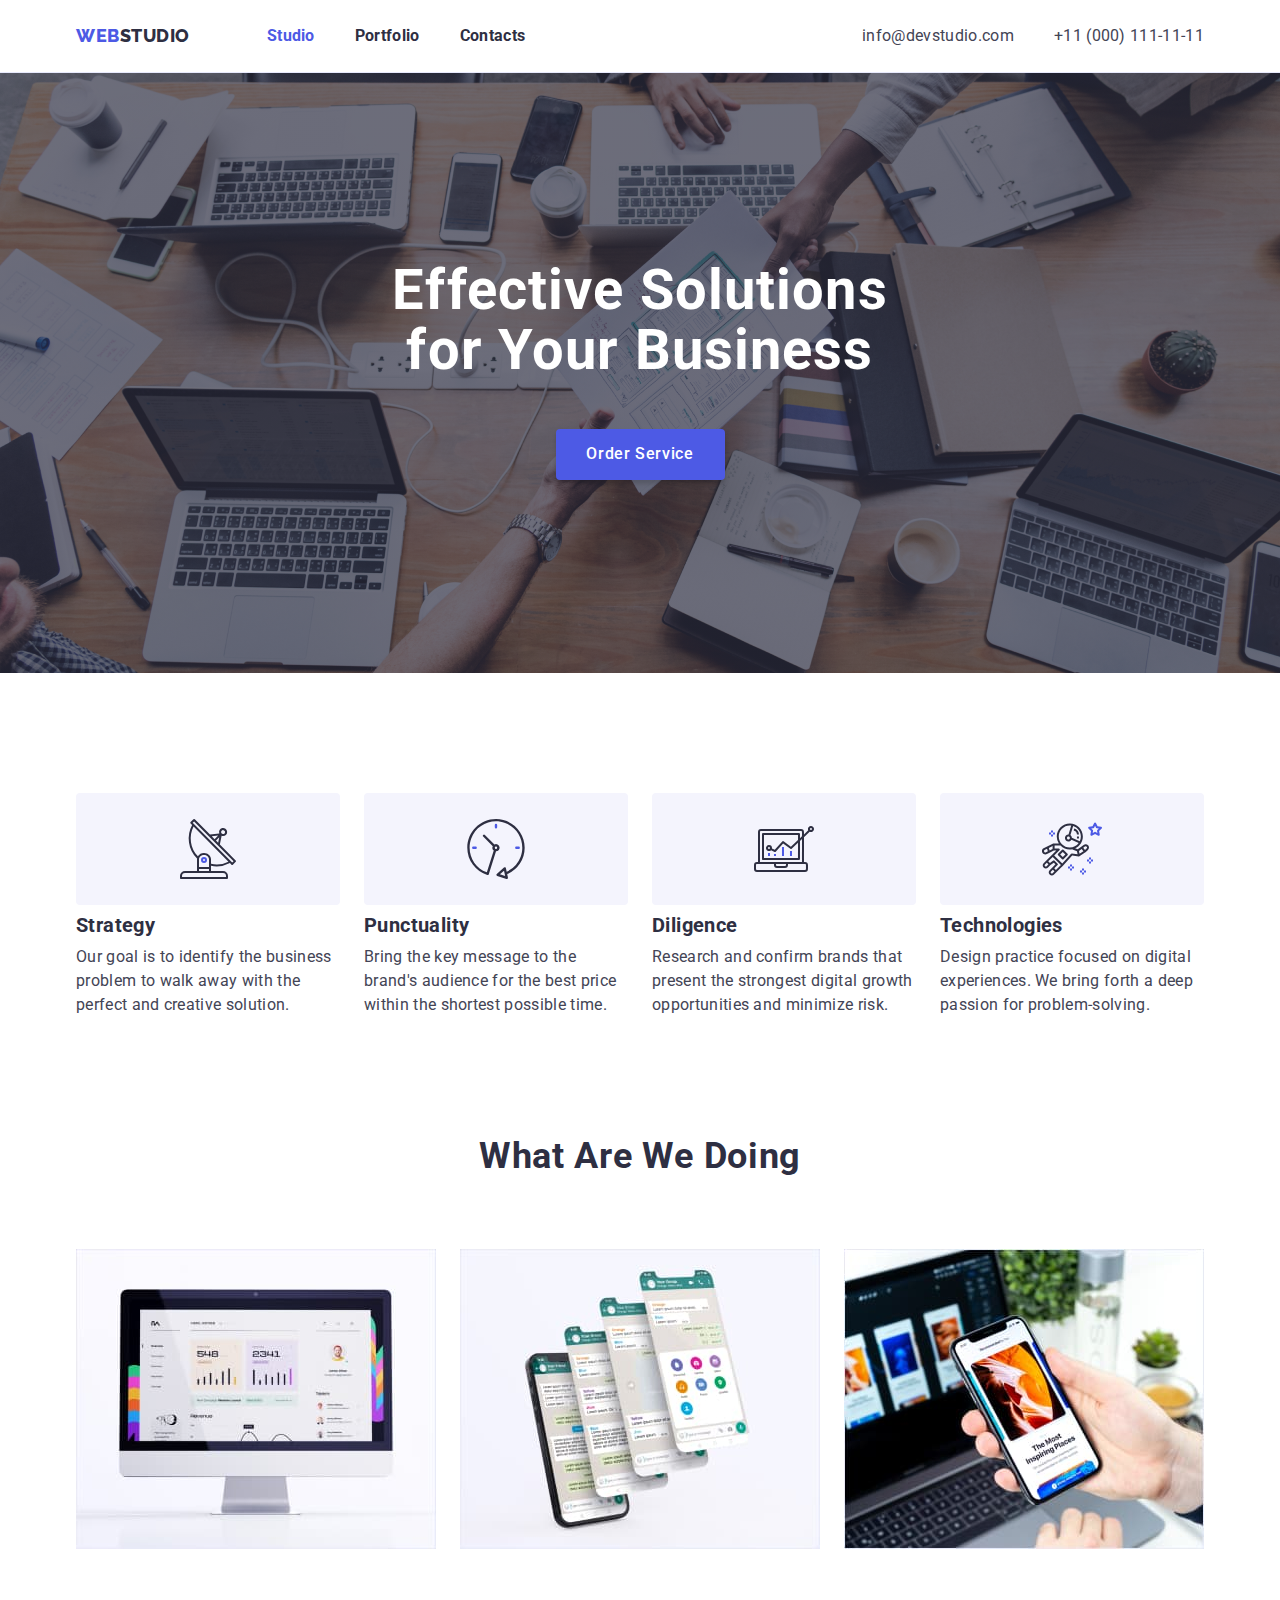
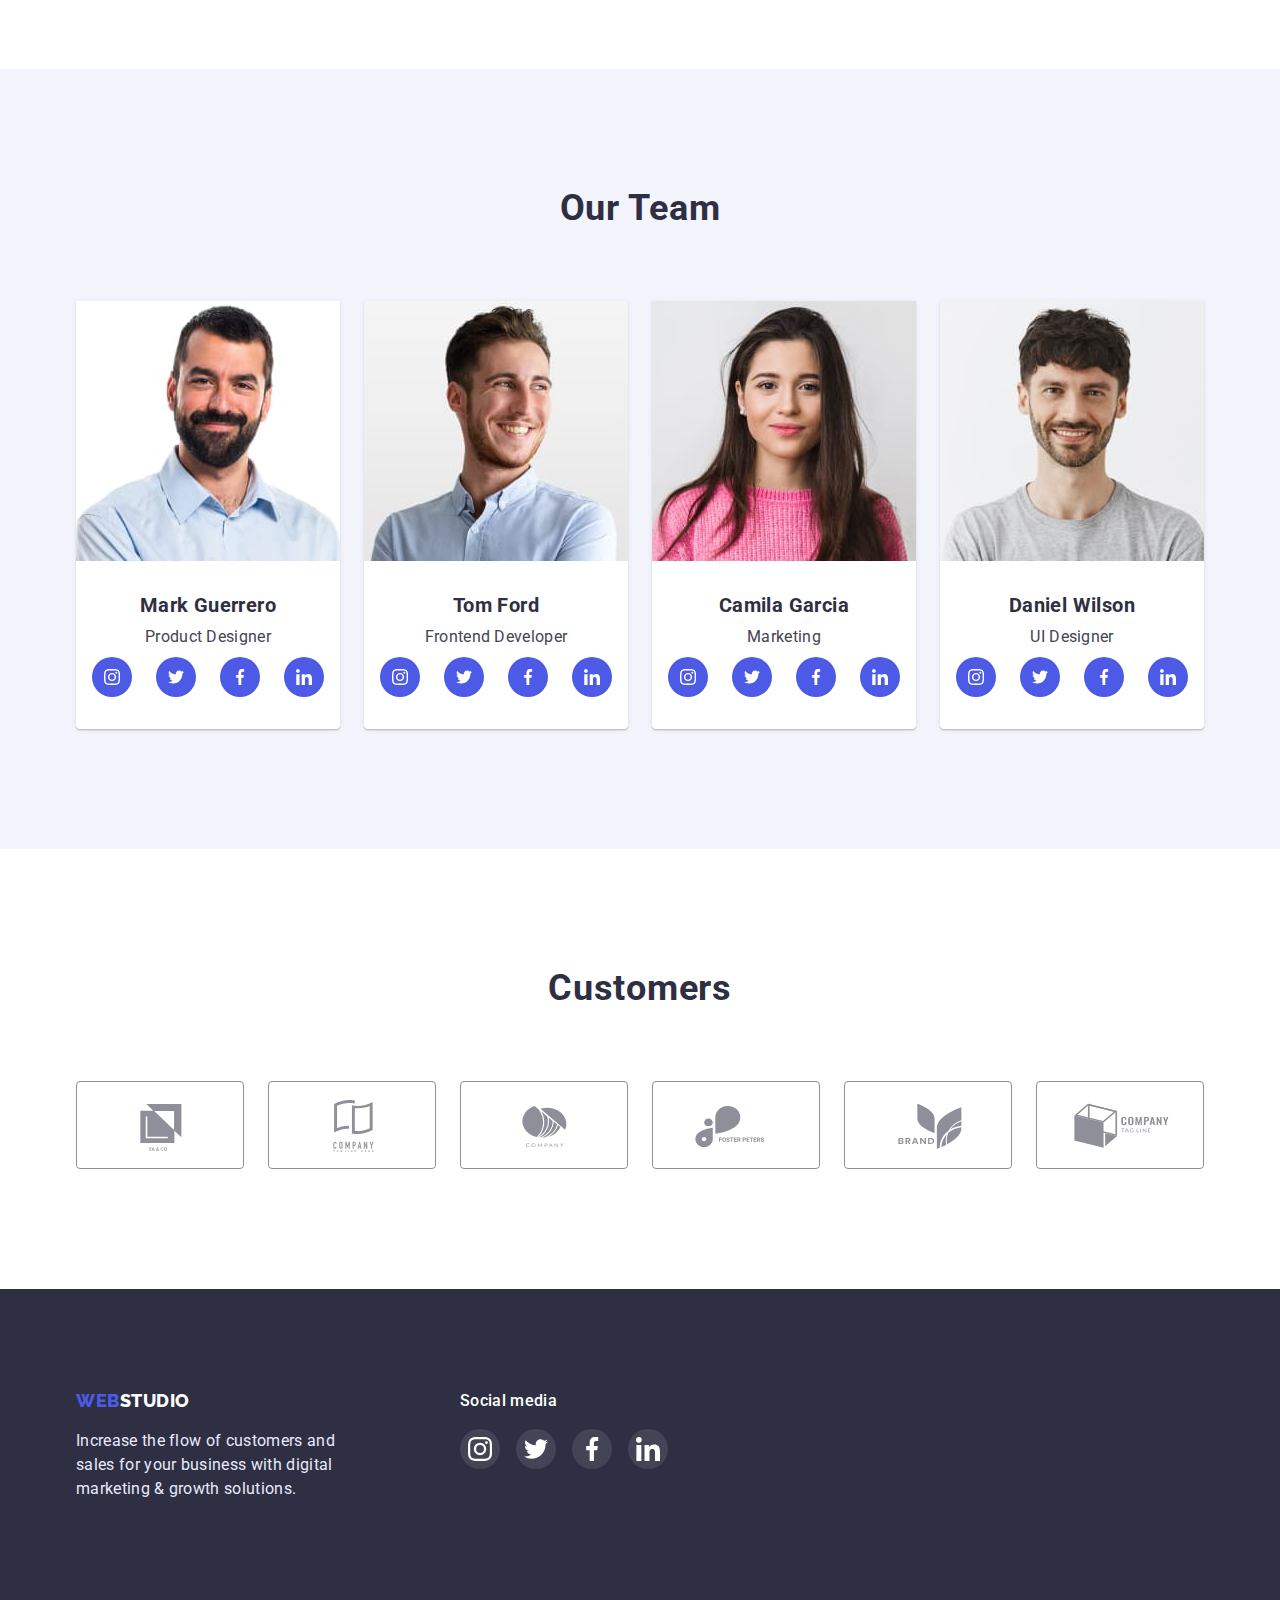
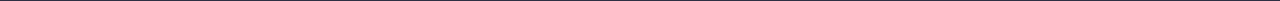
<file: index.html>
<!DOCTYPE html>
<html lang="en">
	<head>
		<meta charset="UTF-8" />
		<meta http-equiv="X-UA-Compatible" content="IE=edge" />
		<meta name="viewport" content="width=device-width, initial-scale=1.0" />
		<link rel="stylesheet" href="https://cdn.jsdelivr.net/npm/modern-normalize@1.1.0/modern-normalize.min.css" />
		<link rel="stylesheet" href="./css/styles.css" />
		<link rel="preconnect" href="https://fonts.googleapis.com" />
		<link rel="preconnect" href="https://fonts.gstatic.com" crossorigin />
		<link
			href="https://fonts.googleapis.com/css2?family=Raleway:wght@800&family=Roboto:wght@400;500;700;900&display=swap"
			rel="stylesheet"
		/>
		<title>Document</title>
	</head>
	<body>
		<header>
			<div class="container">
				<a class="logo link" href="./index.html">
					<span class="logo-web">Web</span>
					studio
				</a>
				<nav>
					<ul class="header-nav-list list">
						<li><a class="navigation-link link current" href="./index.html">Studio</a></li>
						<li><a class="navigation-link link" href="./portfolio.html">Portfolio</a></li>
						<li><a class="navigation-link link" href="./index.html">Contacts</a></li>
					</ul>
				</nav>

				<ul class="header-contacts-list list">
					<li>
						<a class="contacts-link link" href="mailto:info@devstudio.com">info@devstudio.com</a>
					</li>
					<li>
						<a class="contacts-link link" href="tel:+110001111111">+11 (000) 111-11-11</a>
					</li>
				</ul>
			</div>
		</header>

		<main>
			<section class="main-section">
				<div class="container">
					<h1 class="main-title">Effective Solutions for Your Business</h1>
					<button class="order-button btn" type="button">Order Service</button>
				</div>
			</section>

			<section class="section">
				<div class="container">
					<h2 class="section-title visually-hidden"></h2>
					<ul class="benefits-list list">
						<li class="benefit-item">
							<div class="benefit-item-icon">
								<svg class="benefit-icon" width="64" height="64">
									<use href="./images/icons-optimized.svg#icon-antenna-icon"></use>
								</svg>
							</div>
							<h3 class="caption">Strategy</h3>
							<p class="caption-text">
								Our goal is to identify the business problem to walk away with the perfect and creative solution.
							</p>
						</li>
						<li class="benefit-item">
							<div class="benefit-item-icon">
								<svg class="benefit-icon" width="64" height="64">
									<use href="./images/icons-optimized.svg#icon-clock-icon"></use>
								</svg>
							</div>
							<h3 class="caption">Punctuality</h3>
							<p class="caption-text">
								Bring the key message to the brand's audience for the best price within the shortest possible time.
							</p>
						</li>
						<li class="benefit-item">
							<div class="benefit-item-icon">
								<svg class="benefit-icon" width="64" height="64">
									<use href="./images/icons-optimized.svg#icon-diagram-icon"></use>
								</svg>
							</div>
							<h3 class="caption">Diligence</h3>
							<p class="caption-text">
								Research and confirm brands that present the strongest digital growth opportunities and minimize risk.
							</p>
						</li>
						<li class="benefit-item">
							<div class="benefit-item-icon">
								<svg class="benefit-icon" width="64" height="64">
									<use href="./images/icons-optimized.svg#icon-astronaut-icon"></use>
								</svg>
							</div>
							<h3 class="caption">Technologies</h3>
							<p class="caption-text">
								Design practice focused on digital experiences. We bring forth a deep passion for problem-solving.
							</p>
						</li>
					</ul>
				</div>
			</section>

			<section class="section section-gadgets">
				<div class="container">
					<h2 class="section-title">What are we doing</h2>

					<ul class="gadgets-list list">
						<li>
							<img src="./images/gadgets-1-optimized.jpg" alt="Computer screen" width="360" height="300" />
						</li>
						<li>
							<img src="./images/gadgets-2-optimized.jpg" alt="Mobile screen" width="360" height="300" />
						</li>
						<li>
							<img src="./images/gadgets-3-optimized.jpg" alt="Gadgets" width="360" height="300" />
						</li>
					</ul>
				</div>
			</section>

			<section class="section team-section">
				<div class="container">
					<h2 class="section-title">Our Team</h2>
					<ul class="members-list list">
						<li class="member">
							<img src="./images/team-member-1.jpg" alt="Team member 1" width="264" height="260" />
							<div class="member-text">
								<h3 class="team-member-name">Mark Guerrero</h3>
								<p class="team-member-position">Product Designer</p>
								<ul class="members-soc-list list">
									<li class="members-soc-item">
										<a href="" class="members-soc-link link">
											<svg class="member-soc-icon" width="16" height="16">
												<use href="./images/icons-optimized.svg#icon-instagram-icon"></use>
											</svg>
										</a>
									</li>
									<li class="members-soc-item">
										<a href="" class="members-soc-link link">
											<svg class="member-soc-icon" width="16" height="16">
												<use href="./images/icons-optimized.svg#icon-twitter-icon"></use>
											</svg>
										</a>
									</li>
									<li class="members-soc-item">
										<a href="" class="members-soc-link link">
											<svg class="member-soc-icon" width="16" height="16">
												<use href="./images/icons-optimized.svg#icon-facebook-icon"></use>
											</svg>
										</a>
									</li>
									<li class="members-soc-item">
										<a href="" class="members-soc-link link">
											<svg class="member-soc-icon" width="16" height="16">
												<use href="./images/icons-optimized.svg#icon-linkedin-icon"></use>
											</svg>
										</a>
									</li>
								</ul>
							</div>
							
						</li>
						<li class="member">
							<img src="./images/team-member-2.jpg" alt="Team member 2" width="264" height="260" />
							<div class="member-text">
								<h3 class="team-member-name">Tom Ford</h3>
								<p class="team-member-position">Frontend Developer</p>
								<ul class="members-soc-list list">
									<li class="members-soc-item">
										<a href="" class="members-soc-link link">
											<svg class="member-soc-icon" width="16" height="16">
												<use href="./images/icons-optimized.svg#icon-instagram-icon"></use>
											</svg>
										</a>
									</li>
									<li class="members-soc-item">
										<a href="" class="members-soc-link link">
											<svg class="member-soc-icon" width="16" height="16">
												<use href="./images/icons-optimized.svg#icon-twitter-icon"></use>
											</svg>
										</a>
									</li>
									<li class="members-soc-item">
										<a href="" class="members-soc-link link">
											<svg class="member-soc-icon" width="16" height="16">
												<use href="./images/icons-optimized.svg#icon-facebook-icon"></use>
											</svg>
										</a>
									</li>
									<li class="members-soc-item">
										<a href="" class="members-soc-link link">
											<svg class="member-soc-icon" width="16" height="16">
												<use href="./images/icons-optimized.svg#icon-linkedin-icon"></use>
											</svg>
										</a>
									</li>
								</ul>
							</div>
							
						</li>
						<li class="member">
							<img src="./images/team-member-3.jpg" alt="Team member 3" width="264" height="260" />
							<div class="member-text">
								<h3 class="team-member-name">Camila Garcia</h3>
								<p class="team-member-position">Marketing</p>
								<ul class="members-soc-list list">
									<li class="members-soc-item">
										<a href="" class="members-soc-link link">
											<svg class="member-soc-icon" width="16" height="16">
												<use href="./images/icons-optimized.svg#icon-instagram-icon"></use>
											</svg>
										</a>
									</li>
									<li class="members-soc-item">
										<a href="" class="members-soc-link link">
											<svg class="member-soc-icon" width="16" height="16">
												<use href="./images/icons-optimized.svg#icon-twitter-icon"></use>
											</svg>
										</a>
									</li>
									<li class="members-soc-item">
										<a href="" class="members-soc-link link">
											<svg class="member-soc-icon" width="16" height="16">
												<use href="./images/icons-optimized.svg#icon-facebook-icon"></use>
											</svg>
										</a>
									</li>
									<li class="members-soc-item">
										<a href="" class="members-soc-link link">
											<svg class="member-soc-icon" width="16" height="16">
												<use href="./images/icons-optimized.svg#icon-linkedin-icon"></use>
											</svg>
										</a>
									</li>
								</ul>
							</div>
							
						</li>
						<li class="member">
							<img src="./images/team-member-4.jpg" alt="Team member 4" width="264" height="260" />
							<div class="member-text">
								<h3 class="team-member-name">Daniel Wilson</h3>
								<p class="team-member-position">UI Designer</p>
								<ul class="members-soc-list list">
									<li class="members-soc-item">
										<a href="" class="members-soc-link link">
											<svg class="member-soc-icon" width="16" height="16">
												<use href="./images/icons-optimized.svg#icon-instagram-icon"></use>
											</svg>
										</a>
									</li>
									<li class="members-soc-item">
										<a href="" class="members-soc-link link">
											<svg class="member-soc-icon" width="16" height="16">
												<use href="./images/icons-optimized.svg#icon-twitter-icon"></use>
											</svg>
										</a>
									</li>
									<li class="members-soc-item">
										<a href="" class="members-soc-link link">
											<svg class="member-soc-icon" width="16" height="16">
												<use href="./images/icons-optimized.svg#icon-facebook-icon"></use>
											</svg>
										</a>
									</li>
									<li class="members-soc-item">
										<a href="" class="members-soc-link link">
											<svg class="member-soc-icon" width="16" height="16">
												<use href="./images/icons-optimized.svg#icon-linkedin-icon"></use>
											</svg>
										</a>
									</li>
								</ul>
							</div>
							
						</li>
					</ul>
				</div>
			</section>

			<section class="section">
				<div class="container">
					<h2 class="section-title">Customers</h2>
					<ul class="customers-list list">
						<li class="customers-item">
							<a href="" class="customers-link link">
								<svg class="customers-icon">
									<use href="./images/icons-optimized.svg#icon-client-logo-1"></use>
								</svg>
							</a>
						</li>
						<li class="customers-item">
							<a href="" class="customers-link link">
								<svg class="customers-icon">
									<use href="./images/icons-optimized.svg#icon-client-logo-2"></use>
								</svg>
							</a>
						</li>
						<li class="customers-item">
							<a href="" class="customers-link link">
								<svg class="customers-icon">
									<use href="./images/icons-optimized.svg#icon-client-logo-3"></use>
								</svg>
							</a>
						</li>
						<li class="customers-item">
							<a href="" class="customers-link link">
								<svg class="customers-icon">
									<use href="./images/icons-optimized.svg#icon-client-logo-4"></use>
								</svg>
							</a>
						</li>
						<li class="customers-item">
							<a href="" class="customers-link link">
								<svg class="customers-icon">
									<use href="./images/icons-optimized.svg#icon-client-logo-5"></use>
								</svg>
							</a>
						</li>
						<li class="customers-item">
							<a href="" class="customers-link link">
								<svg class="customers-icon">
									<use href="./images/icons-optimized.svg#icon-client-logo-6"></use>
								</svg>
							</a>
						</li>
					</ul>
				</div>
			</section>
		</main>
		<footer class="footer-section">
			<div class="container">
				<div class="footer-logo-wrap">
					<a class="logo link" href="./index.html">
						<span class="logo-web">Web</span>
						studio
					</a>
					<p class="after-logo-description">
						Increase the flow of customers and sales for your business with digital marketing & growth solutions.
					</p>
				</div>
				<div class="footer-soc-wrap">
					<h3 class="footer-soc-title">Social media</h3>
					<ul class="footer-soc-list list">
						<li class="footer-soc-item">
							<a href="" class="footer-soc-link link">
								<svg class="footer-soc-icon" width="24" heigh="24">
									<use href="./images/icons-optimized.svg#icon-instagram-icon"></use>
								</svg>
							</a>
						</li>
						<li class="footer-soc-item">
							<a href="" class="footer-soc-link link">
								<svg class="footer-soc-icon" width="24" heigh="24">
									<use href="./images/icons-optimized.svg#icon-twitter-icon"></use>
								</svg>
							</a>
						</li>
						<li class="footer-soc-item">
							<a href="" class="footer-soc-link link">
								<svg class="footer-soc-icon" width="24" heigh="24">
									<use href="./images/icons-optimized.svg#icon-facebook-icon"></use>
								</svg>
							</a>
						</li>
						<li class="footer-soc-item">
							<a href="" class="footer-soc-link link">
								<svg class="footer-soc-icon" width="24" heigh="24">
									<use href="./images/icons-optimized.svg#icon-linkedin-icon"></use>
								</svg>
							</a>
						</li>
					</ul>
				</div>
			</div>
		</footer>
	</body>
</html>
</file>
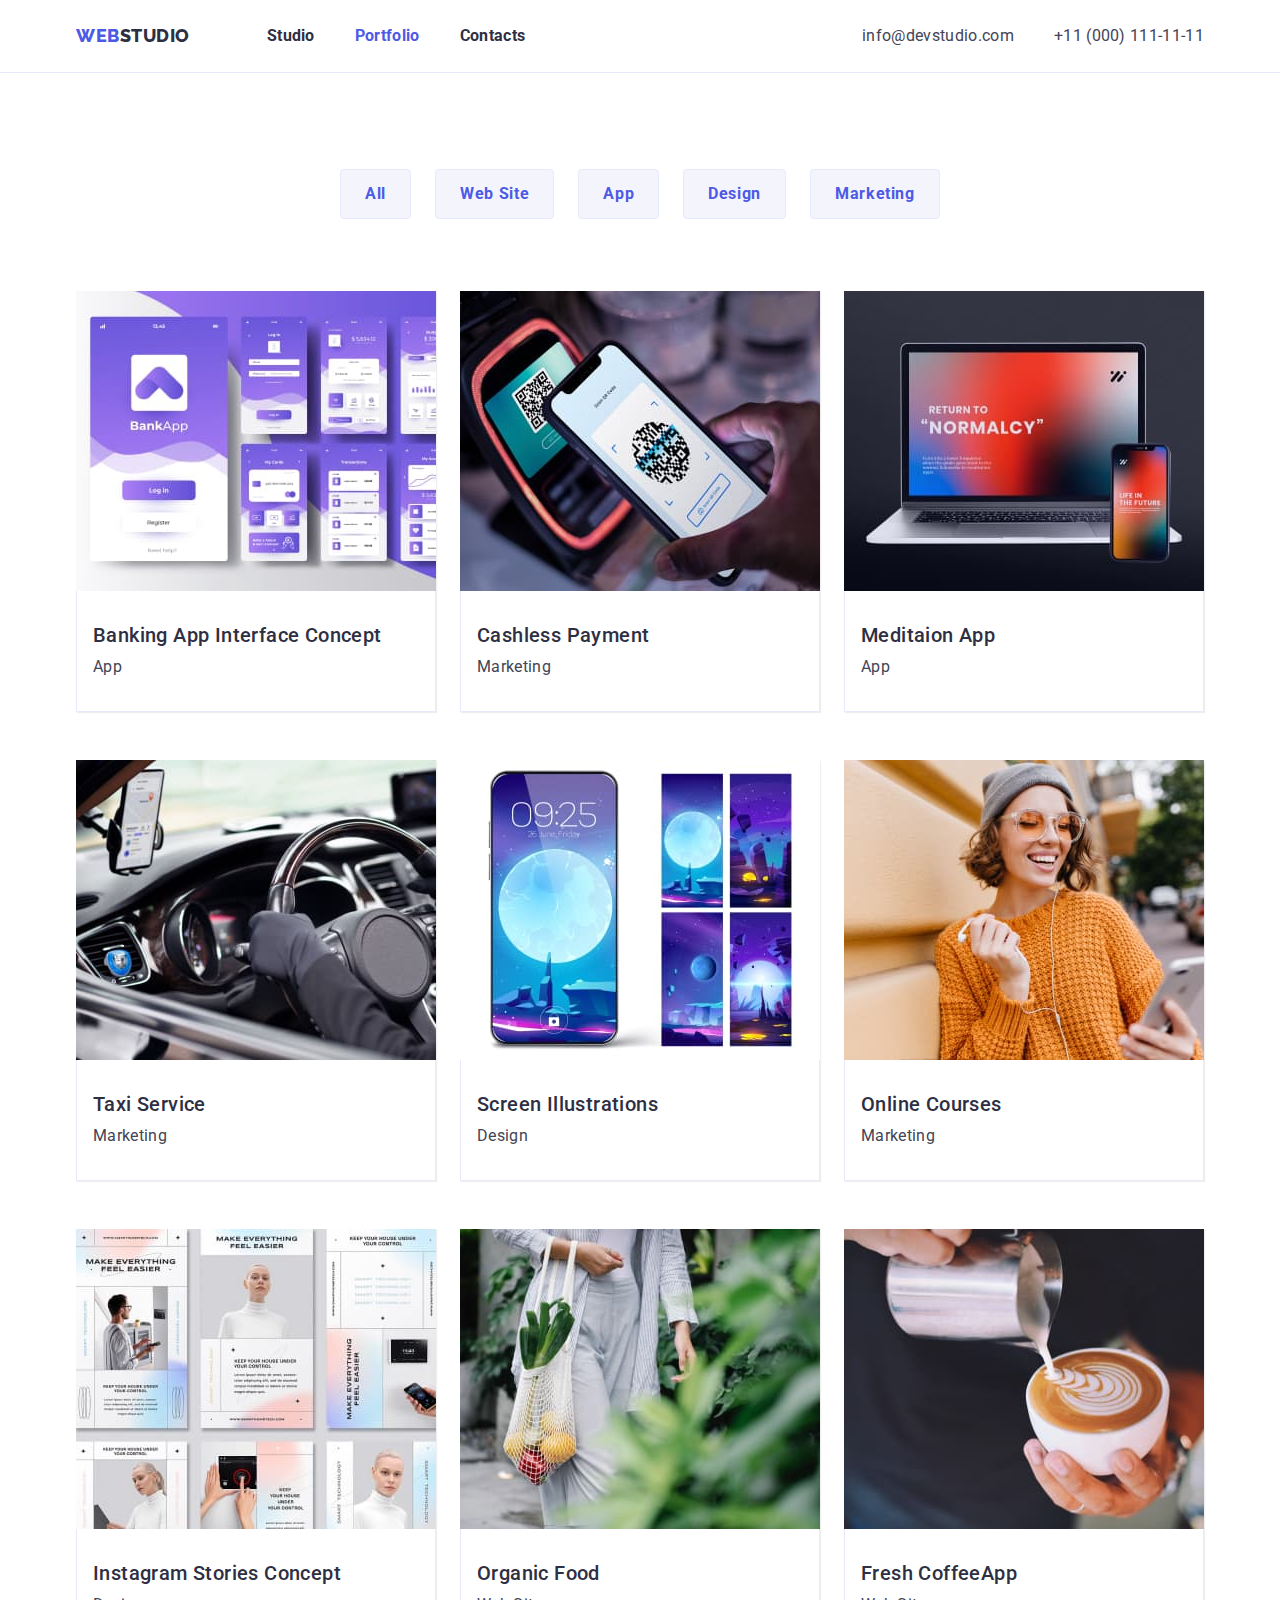
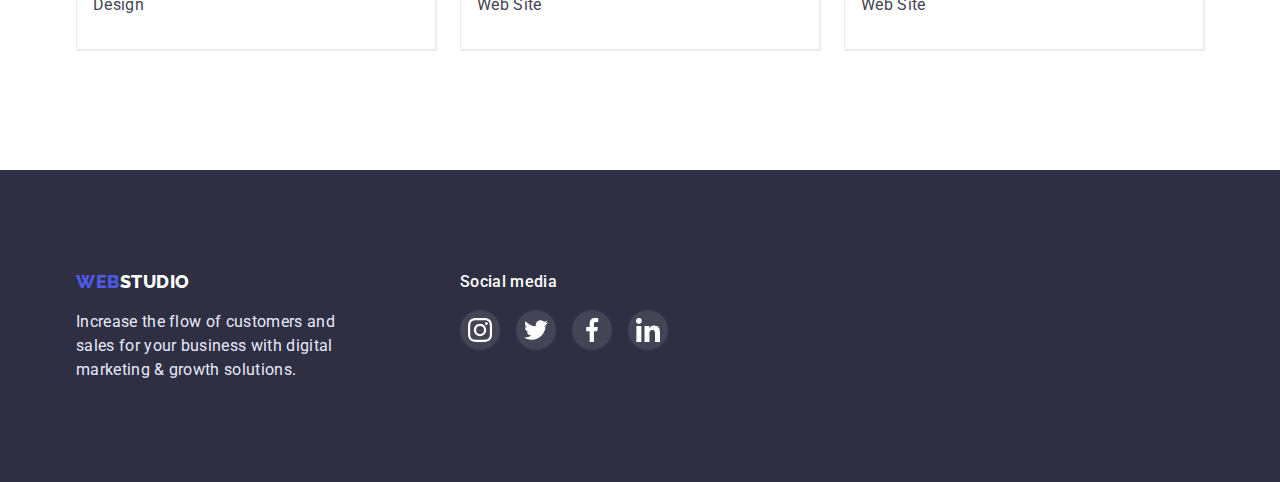
<file: portfolio.html>
<!DOCTYPE html>
<html lang="en">
	<head>
		<meta charset="UTF-8" />
		<meta http-equiv="X-UA-Compatible" content="IE=edge" />
		<meta name="viewport" content="width=device-width, initial-scale=1.0" />
		<link rel="stylesheet" href="https://cdn.jsdelivr.net/npm/modern-normalize@1.1.0/modern-normalize.min.css" />
		<link rel="stylesheet" href="./css/styles.css" />
		<link rel="preconnect" href="https://fonts.googleapis.com" />
		<link rel="preconnect" href="https://fonts.gstatic.com" crossorigin />
		<link
			href="https://fonts.googleapis.com/css2?family=Raleway:wght@800&family=Roboto:wght@400;500;700;900&display=swap"
			rel="stylesheet"
		/>
		<title>Document</title>
	</head>
	<body>
		<header>
			<div class="container">
				<a class="logo link" href="./index.html">
					<span class="logo-web">Web</span>
					studio
				</a>
				<nav>
					<ul class="header-nav-list list">
						<li><a class="navigation-link link" href="./index.html">Studio</a></li>
						<li><a class="navigation-link link current" href="./portfolio.html">Portfolio</a></li>
						<li><a class="navigation-link link" href="./index.html">Contacts</a></li>
					</ul>
				</nav>

				<ul class="header-contacts-list list">
					<li>
						<a class="contacts-link link" href="mailto:info@devstudio.com">info@devstudio.com</a>
					</li>
					<li>
						<a class="contacts-link link" href="tel:+110001111111">+11 (000) 111-11-11</a>
					</li>
				</ul>
			</div>
		</header>

		<main>
			<section class="section-portfolio">
				<div class="container">
					<ul class="buttons-list list">
						<li>
							<button class="filter-button btn" type="button">All</button>
						</li>
						<li>
							<button class="filter-button btn" type="button">Web Site</button>
						</li>
						<li>
							<button class="filter-button btn" type="button">App</button>
						</li>
						<li>
							<button class="filter-button btn" type="button">Design</button>
						</li>
						<li>
							<button class="filter-button btn" type="button">Marketing</button>
						</li>
					</ul>

					<h1 class="section-title visually-hidden"></h1>
					<ul class="service-list list">
						<li class="service-item">
							<a href="" class="service-link link">
								<img src="./images/portfolio-image-1.jpg" alt="App interface" width="360" height="300" />
								<div class="service-text">
									<h3 class="service-title">Banking App Interface Concept</h3>
									<p class="service-category">App</p>
								</div>
							</a>
						</li>
						<li class="service-item">
							<a href="" class="service-link link">
								<img src="./images/portfolio-image-2.jpg" alt="Cashless payment" width="360" height="300" />
								<div class="service-text">
									<h3 class="service-title">Cashless Payment</h3>
									<p class="service-category">Marketing</p>
								</div>
							</a>
						</li>
						<li class="service-item">
							<a href="" class="service-link link">
								<img src="./images/portfolio-image-3.jpg" alt="Gadgets" width="360" height="300" />
								<div class="service-text">
									<h3 class="service-title">Meditaion App</h3>
									<p class="service-category">App</p>
								</div>
							</a>
						</li>

						<!--  -->

						<li class="service-item">
							<a href="" class="service-link link">
								<img src="./images/portfolio-image-4.jpg" alt="Steering wheel" width="360" height="300" />
								<div class="service-text">
									<h3 class="service-title">Taxi Service</h3>
									<p class="service-category">Marketing</p>
								</div>
							</a>
						</li>
						<li class="service-item">
							<a href="" class="service-link link">
								<img src="./images/portfolio-image-5.jpg" alt="Phone screen" width="360" height="300" />
								<div class="service-text">
									<h3 class="service-title">Screen Illustrations</h3>
									<p class="service-category">Design</p>
								</div>
							</a>
						</li>
						<li class="service-item">
							<a href="" class="service-link link">
								<img src="./images/portfolio-image-6.jpg" alt="Girl student" width="360" height="300" />
								<div class="service-text">
									<h3 class="service-title">Online Courses</h3>
									<p class="service-category">Marketing</p>
								</div>
							</a>
						</li>

						<!--  -->

						<li class="service-item">
							<a href="" class="service-link link">
								<img src="./images/portfolio-image-7.jpg" alt="instagram stories model" width="360" height="300" />
								<div class="service-text">
									<h3 class="service-title">Instagram Stories Concept</h3>
									<p class="service-category">Design</p>
								</div>
							</a>
						</li>
						<li class="service-item">
							<a href="" class="service-link link">
								<img src="./images/portfolio-image-8.jpg" alt="Fruits in bundle" width="360" height="300" />
								<div class="service-text">
									<h3 class="service-title">Organic Food</h3>
									<p class="service-category">Web Site</p>
								</div>
							</a>
						</li>
						<li class="service-item">
							<a href="" class="service-link link">
								<img src="./images/portfolio-image-9.jpg" alt="A cup of cofee" width="360" height="300" />
								<div class="service-text">
									<h3 class="service-title">Fresh CoffeeApp</h3>
									<p class="service-category">Web Site</p>
								</div>
							</a>
						</li>
					</ul>
				</div>
			</section>
		</main>

		<footer class="footer-section">
			<div class="container">
				<div class="footer-logo-wrap">
					<a class="logo link" href="./index.html">
						<span class="logo-web">Web</span>
						studio
					</a>
					<p class="after-logo-description">
						Increase the flow of customers and sales for your business with digital marketing & growth solutions.
					</p>
				</div>
				<div class="footer-soc-wrap">
					<h3 class="footer-soc-title">Social media</h3>
					<ul class="footer-soc-list list">
						<li class="footer-soc-item">
							<a href="" class="footer-soc-link link">
								<svg class="footer-soc-icon" width="24" heigh="24">
									<use href="./images/icons-optimized.svg#icon-instagram-icon"></use>
								</svg>
							</a>
						</li>
						<li class="footer-soc-item">
							<a href="" class="footer-soc-link link">
								<svg class="footer-soc-icon" width="24" heigh="24">
									<use href="./images/icons-optimized.svg#icon-twitter-icon"></use>
								</svg>
							</a>
						</li>
						<li class="footer-soc-item">
							<a href="" class="footer-soc-link link">
								<svg class="footer-soc-icon" width="24" heigh="24">
									<use href="./images/icons-optimized.svg#icon-facebook-icon"></use>
								</svg>
							</a>
						</li>
						<li class="footer-soc-item">
							<a href="" class="footer-soc-link link">
								<svg class="footer-soc-icon" width="24" heigh="24">
									<use href="./images/icons-optimized.svg#icon-linkedin-icon"></use>
								</svg>
							</a>
						</li>
					</ul>
				</div>
			</div>
		</footer>
	</body>
</html>
</file>
<file: css/styles.css>
:root{
    --primary-brand-color:#4D5AE5;
    --dark-color:#2E2F42;
    --text-color:#434455;
    --accent-color:#E7E9FC;
    --light-color:#F4F4FD;
    --standart-letter-spacing:0.02em;
    --standart-line-height:1.5;

}

body {
    font-family: 'Roboto', sans-serif;
    color: var(--dark-color);

}

p, 
h1, 
h2, 
h3, 
h4, 
h5, 
h6 {
    margin: 0;
}

ul,
ol {
    
    margin: 0;
    padding-left: 0;
}

img {
    display: block;
    max-width: 100%;
    height: auto;
}

a {
    text-decoration: none;
}

button {
    display: block;
    cursor: pointer;
    border: none;
    border-radius: 4px;
}

header {
    border-bottom: 1px solid #E7E9FC;
    /* margin: 0; */
    padding: 24px 0;
}
 footer {
    margin: 0;
 }
.container {
    width: 1158px;
    padding: 0 15px;
    /* outline: 1px solid red; */
    margin: 0 auto;
}

.section {
    padding: 120px 0;
}

.section-portfolio {
    padding-top: 96px;
    padding-bottom: 120px;
}

/* .section > .container {
    padding: 0 15px;
} */
.list {
    list-style: none;
}
.link {
    text-decoration: none;
}
.navigation-link:hover,
.navigation-link:focus {
    color: var(--primary-brand-color);
}
.btn {
    cursor: pointer;
}

.btn:hover,
.btn:focus,
.filter-button:hover,
.filter-button:focus{
    color: #fff;
    background-color: #404BBF;
    box-shadow: 0px 1px 6px rgba(46, 47, 66, 0.08), 0px 1px 1px rgba(46, 47, 66, 0.16), 0px 2px 1px rgba(46, 47, 66, 0.08);
}

.logo {
    font-family: 'Raleway', sans-serif;
    font-weight: 800;
    font-size: 18px;
    line-height: 1.33;
    letter-spacing: 0.03em;
    text-transform: uppercase;
    color: inherit;
    display: flex;
    margin-right:77px;
}

header >.container {
    display: flex;
    align-items: center;
   
}

.header-nav-list {
    display: flex;
    gap: 40px;
}

.header-contacts-list {
    display: flex;
    gap: 40px;
    margin-left: auto;
}

.logo-web {
    color: var(--primary-brand-color);
}

.navigation-link {
    font-weight: 700;
    /* font-size: 16px; */
    line-height: var(--standart-line-height);
    letter-spacing: var(--standart-letter-spacing);
    color: inherit;
}

.current {
    color: var(--primary-brand-color);
}

.contacts-link {
    /* font-size: 16px; */
    line-height: var(--standart-line-height);
    letter-spacing: var(--standart-letter-spacing);
    color: var(--text-color);
}

.main-section,
.footer-section {
    background-color: var(--dark-color);
}

.main-section {
    padding: 188px 0;
    background-image: linear-gradient(rgba(46, 47, 66, 0.7), rgba(46, 47, 66, 0.7)), url(../images/main-bg-1.jpg);
    background-position: center;
    background-size: cover;
    background-repeat: no-repeat;
    max-width: 1440px;
    height: 600px;
    margin: 0 auto;
}

.main-title {
    font-size: 56px;
    line-height: 1.07;
    text-align: center;
    letter-spacing: var(--standart-letter-spacing);
    color: #fff;
    display: block;
    margin: 0 auto 48px;
    width: 496px;
}

.order-button {
    font-family: inherit;
    font-weight: 500;
    font-size: inherit;
    line-height: 1.18;
    letter-spacing: 0.04em;
    color: #fff;
    background-color: var(--primary-brand-color);
    box-shadow: 0px 4px 4px rgba(0, 0, 0, 0.15);
    border-radius: 4px;
    display: block;
    margin: 0 auto;
    min-width: 169px;
    padding: 16px 0;
}

.team-section {
    background-color: var(--light-color);
}

.section-title {
    font-size: 36px;
    line-height: 1.11;
    text-align: center;
    letter-spacing: var(--standart-letter-spacing);
    text-transform: capitalize;
    display: block;
    margin-bottom: 72px;
}

.visually-hidden {
    position: absolute;
    width: 1px;
    height: 1px;
    margin: -1px;
    border: 0;
    padding: 0;
    white-space: nowrap;
    clip-path: inset(100%);
    clip: rect(0 0 0 0);
    overflow: hidden;
}

/* .section {
    padding-top: 120px;
    margin: 0;
} */

.benefits-list {
    display: flex;
    gap: 24px;
}

.benefit-item {
    width: 264px;
}

.benefit-item-icon {
    display: flex;
    justify-content: center;
    margin-bottom: 8px;
    background-color: var(--light-color);
    border-radius: 4px;
    padding: 24px 102px;

}


.caption {
    font-weight: 700;
    font-size: 20px;
    line-height: 1.2;
    letter-spacing: var(--standart-letter-spacing);
    margin-bottom: 8px;
}

.caption-text {
   
    /* font-size: 16px; */
    line-height: var(--standart-line-height);
    letter-spacing: var(--standart-letter-spacing);
    color: var(--text-color);
}

.section-gadgets {
    padding-top: 0;
}

.gadgets-list {
    display: flex;
    gap: 24px;
    /* padding-bottom: 120px; */
}

.members-list {
    display: flex;
    gap: 24px;
    /* padding-bottom: 120px; */
}

.member {
    /* display: flex;
    flex-direction: column; */
    background: #fff;
    box-shadow: 0px 1px 6px rgba(46, 47, 66, 0.08), 0px 1px 1px rgba(46, 47, 66, 0.16), 0px 2px 1px rgba(46, 47, 66, 0.08);
    border-radius: 0px 0px 4px 4px;
}

.member-text {
    padding: 32px 0;
   
}

.team-member-name {
    display: block;
    margin-bottom: 8px;
    font-weight: 700;
    font-size: 20px;
    line-height: 1.2;
    text-align: center;
    letter-spacing: var(--standart-letter-spacing);
}

.team-member-position {
    /* font-size: 16px; */
    line-height: var(--standart-line-height);
    text-align: center;
    letter-spacing: var(--standart-letter-spacing);
    color: var(--text-color);
    margin-bottom: 8px;
}

.members-soc-list {
    display: flex;
    justify-content: center;
    gap: 24px;
   
}

.members-soc-item {
    width: 40px;
    height: 40px;
   
}
.members-soc-link {
    width: 100%;
    height: 100%;
    border-radius: 50%;
    background-color: var(--primary-brand-color);
    display: flex;
    justify-content: center;
    align-items: center;
}

.members-soc-link:hover,
.members-soc-link:focus {
    background-color: #404BBF;
}

.member-soc-icon {
    fill:#fff
}

.customers-list {
    display: flex;
    gap: 24px;
}

.customers-item {
    width: 168px;
    height: 88px;
    
}
.customers-link {
    width: 100%;
    height: 100%;
    border: 1px solid currentColor;
    border-radius: 4px;
    display: flex;
    /* padding: 16px 32px; */
    color: #8e8f99;
    justify-content: center;
    align-items: center;
}

.customers-link:hover,
.customers-link:focus {
    border-color: #404BBF;
    color: #404BBF;
}

.customers-icon {
    fill:currentColor;
    width: 104px;
    height: 56px;
}

footer > .container {
    display: flex;
    gap: 120px;
}

.footer-section {
    padding: 100px 0;
}

.after-logo-description {
    /* font-size: 16px; */
    margin-top: 16px;
    display: block;
    line-height: var(--standart-line-height);
    letter-spacing: var(--standart-letter-spacing);
    color: var(--accent-color);
    width: 264px;
}

.footer-soc-title {
    font-weight: 500;
    font-size: 16px;
    line-height: 1.5;
    letter-spacing: 0.02em;
    color: #FFFFFF;
    margin-bottom: 16px;
}
.footer-soc-list {
    display: flex;
    /* justify-content: center; */
    gap: 16px;
    
}

.footer-soc-item {
    width: 40px;
    height: 40px;
}
.footer-soc-link {
    width: 100%;
    height: 100%;
    border-radius: 50%;
    background-color: rgba(255, 255, 255, 0.1);
    display: flex;
    justify-content: center;
    align-items: center;
}

.footer-soc-link:hover,
.footer-soc-link:focus {
    background-color: #31D0AA;
}

.footer-soc-icon {
    fill:#fff;
    width: 24px;
    height: 24px;
}


/* PORTFOLIO */


.buttons-list {
    display: flex;
    gap: 24px;
    justify-content: center;
    /* padding-top: 96px; */
    margin-bottom: 72px;
}

.filter-button {
    display: block;
    padding: 12px 24px;
    font-family: inherit;
    font-weight: 700;
    font-size: inherit;
    line-height: var(--standart-line-height);
    letter-spacing: 0.04em;
    color: var(--primary-brand-color);
    background-color: var(--light-color);
    border: 1px solid var(--accent-color);
    border-radius: 4px;
    cursor: pointer;
}

/* .filter-button:hover,
.filter-button:focus {
    color: #fff;
} */

.service-list {
    display: flex;
    flex-wrap: wrap;
    column-gap: 24px;
    row-gap: 48px;
    /* padding-bottom: 120px; */
}

.service-item {
    /* background-color: #fff; */
    /* border: 1px solid #E7E9FC; */
    width: calc((100% - 48) / 3);
    box-shadow: 1px 1px 1px rgba(46, 47, 66, 0.08);
}

.service-link {
    display: block;
    color: inherit;
}

.service-link:hover,
.service-link:focus {
    box-shadow: 0px 1px 6px rgba(46, 47, 66, 0.08), 0px 1px 1px rgba(46, 47, 66, 0.16), 0px 2px 1px rgba(46, 47, 66, 0.08);
}

.service-text {
    padding: 32px 16px;
    border: 1px solid #E7E9FC;
    border-top: 0;
}

.service-title {
    /* display: block; */
    
    margin-bottom: 8px;
    font-weight: 500;
    font-size: 20px;
    line-height: 1.2;
    letter-spacing: var(--standart-letter-spacing);
}

.service-category {
    /* font-size: 16px; */
    margin-bottom: 0;
    line-height: var(--standart-line-height);
    letter-spacing: var(--standart-letter-spacing);
    color: var(--text-color);
}

.footer-section {
    color: #fff;
}
</file>
